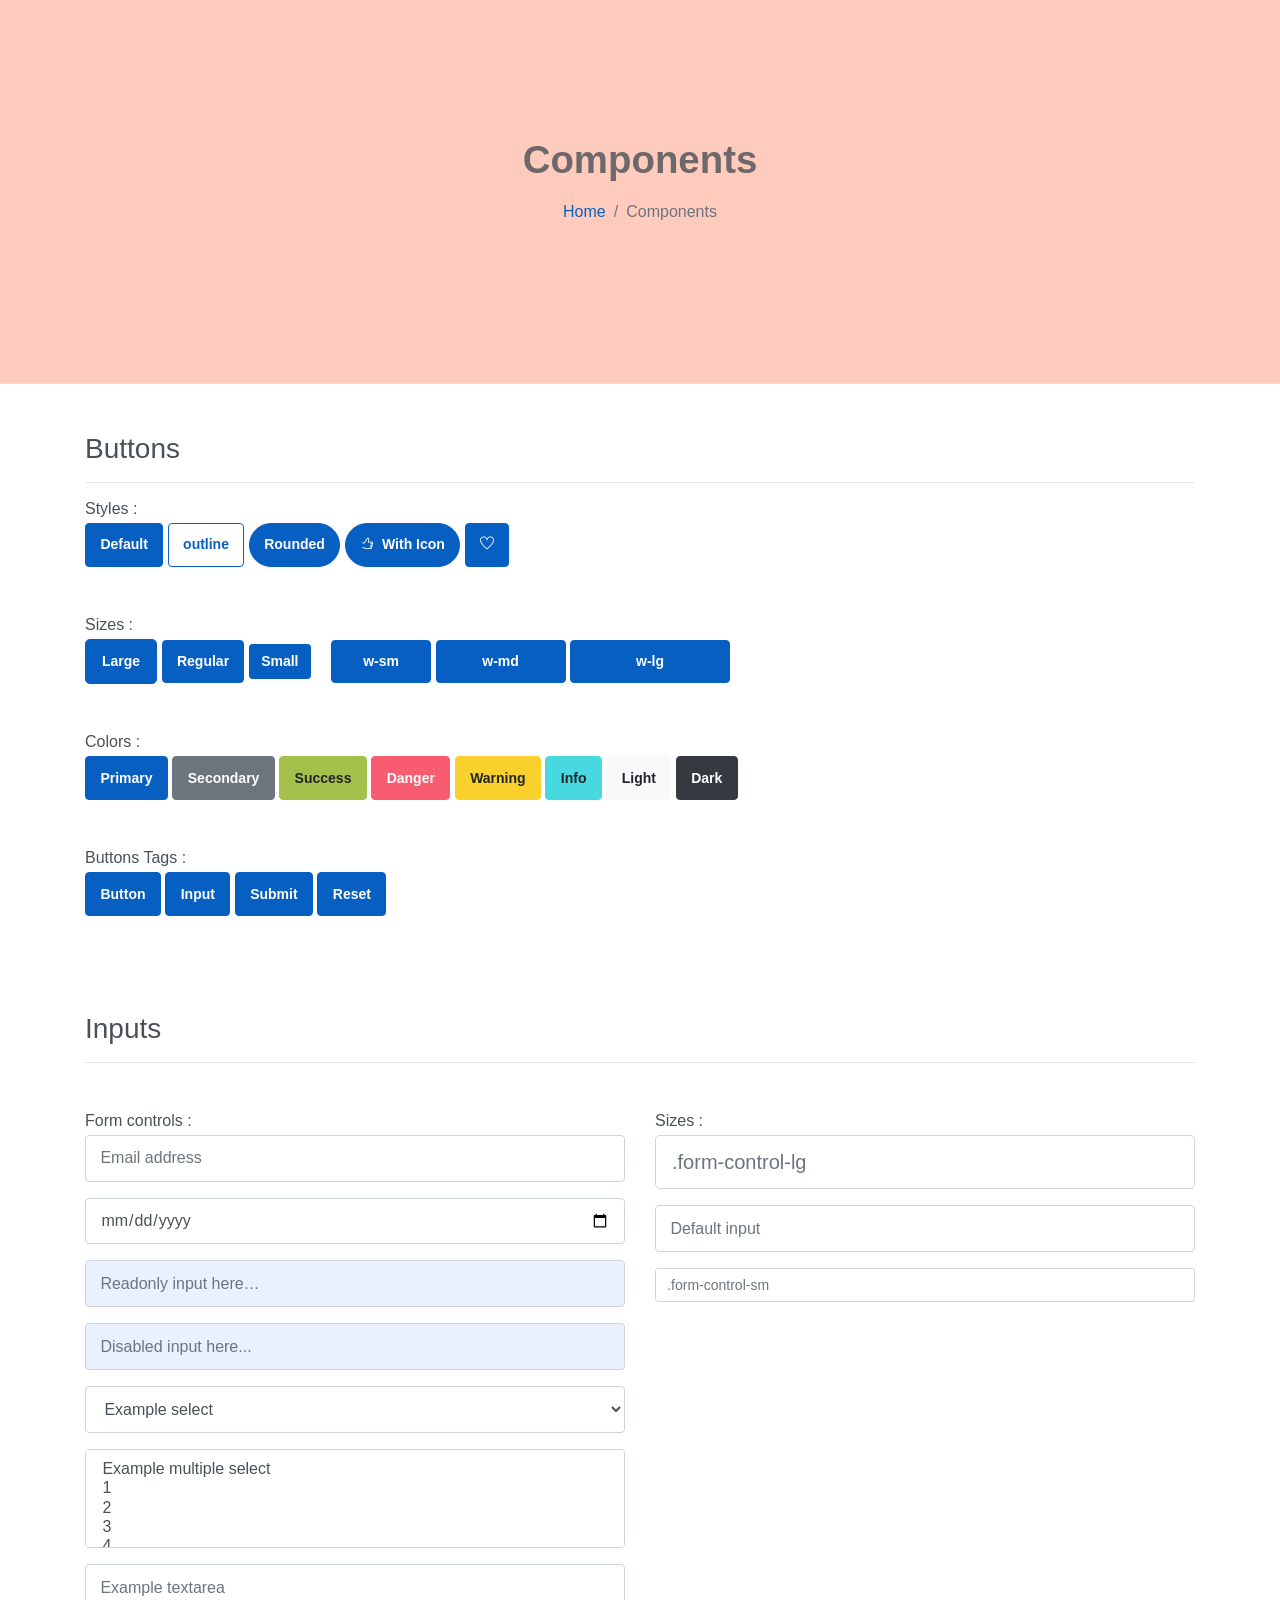
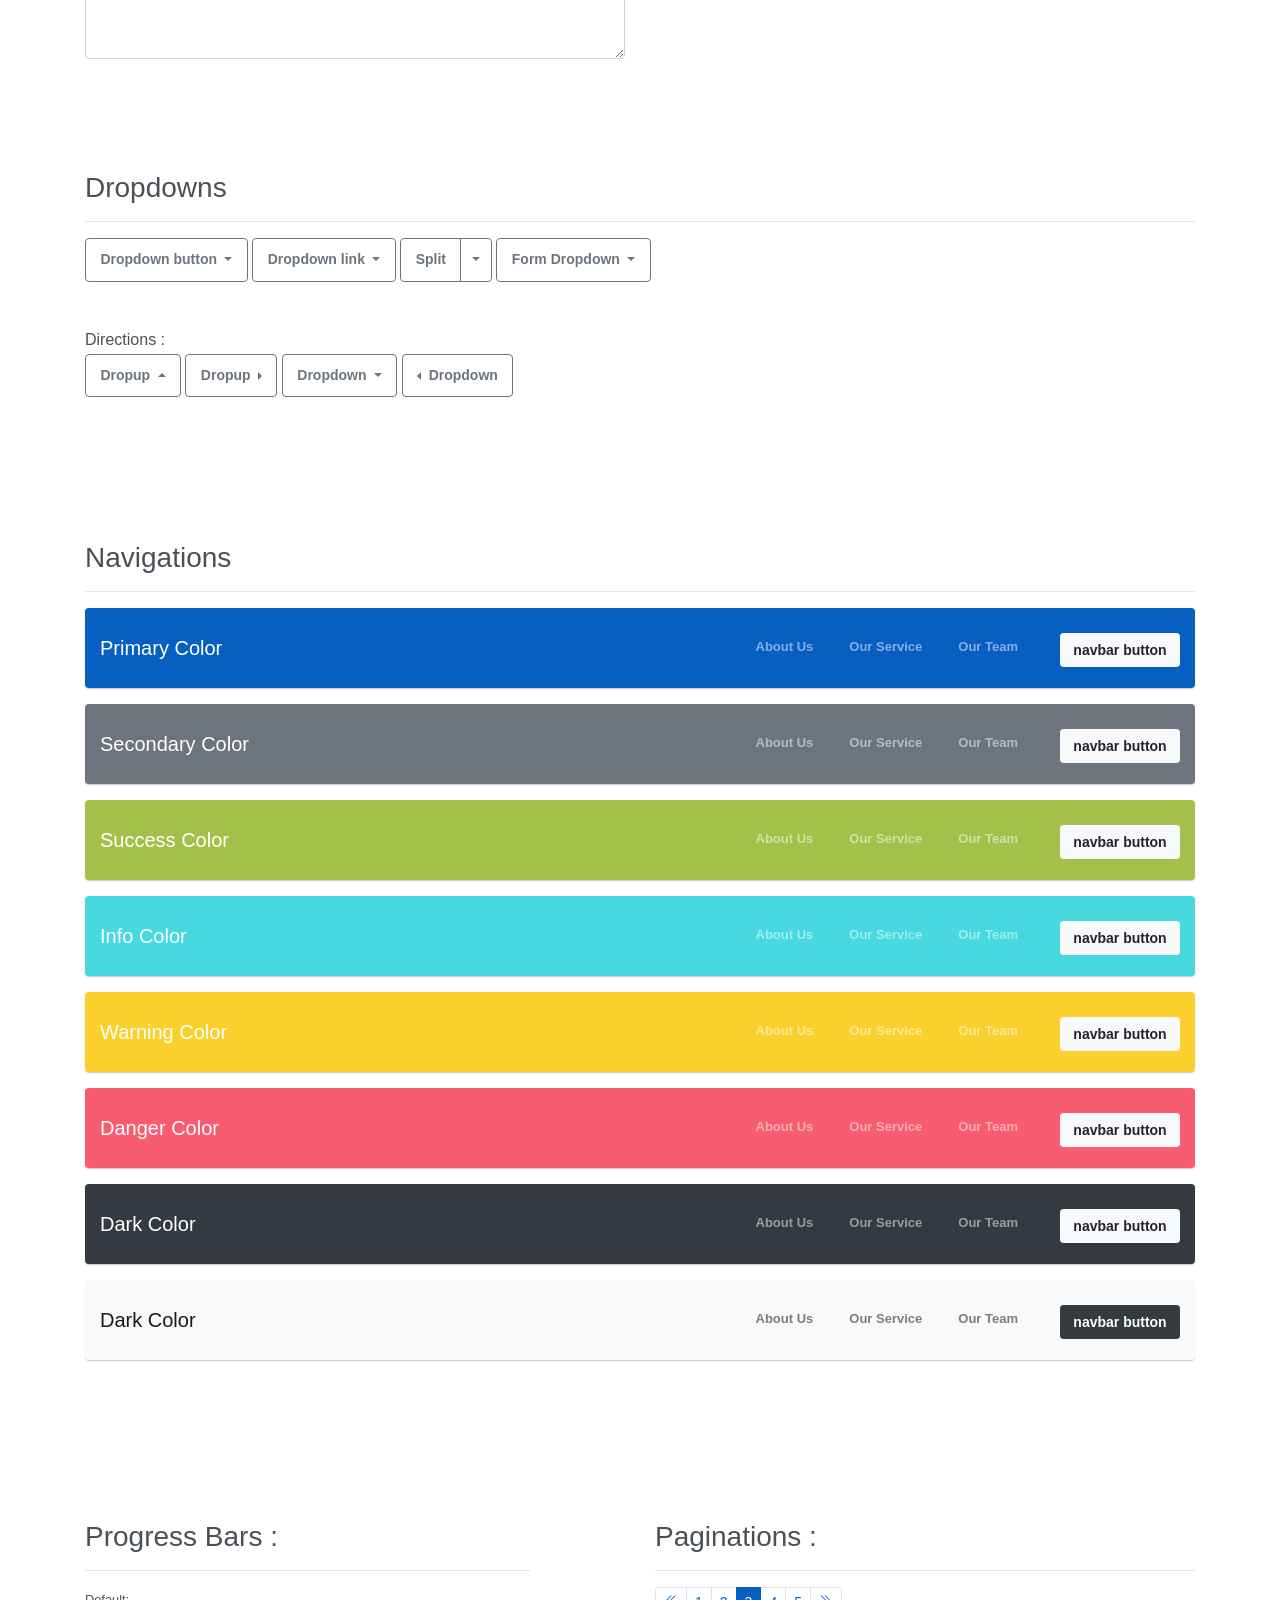
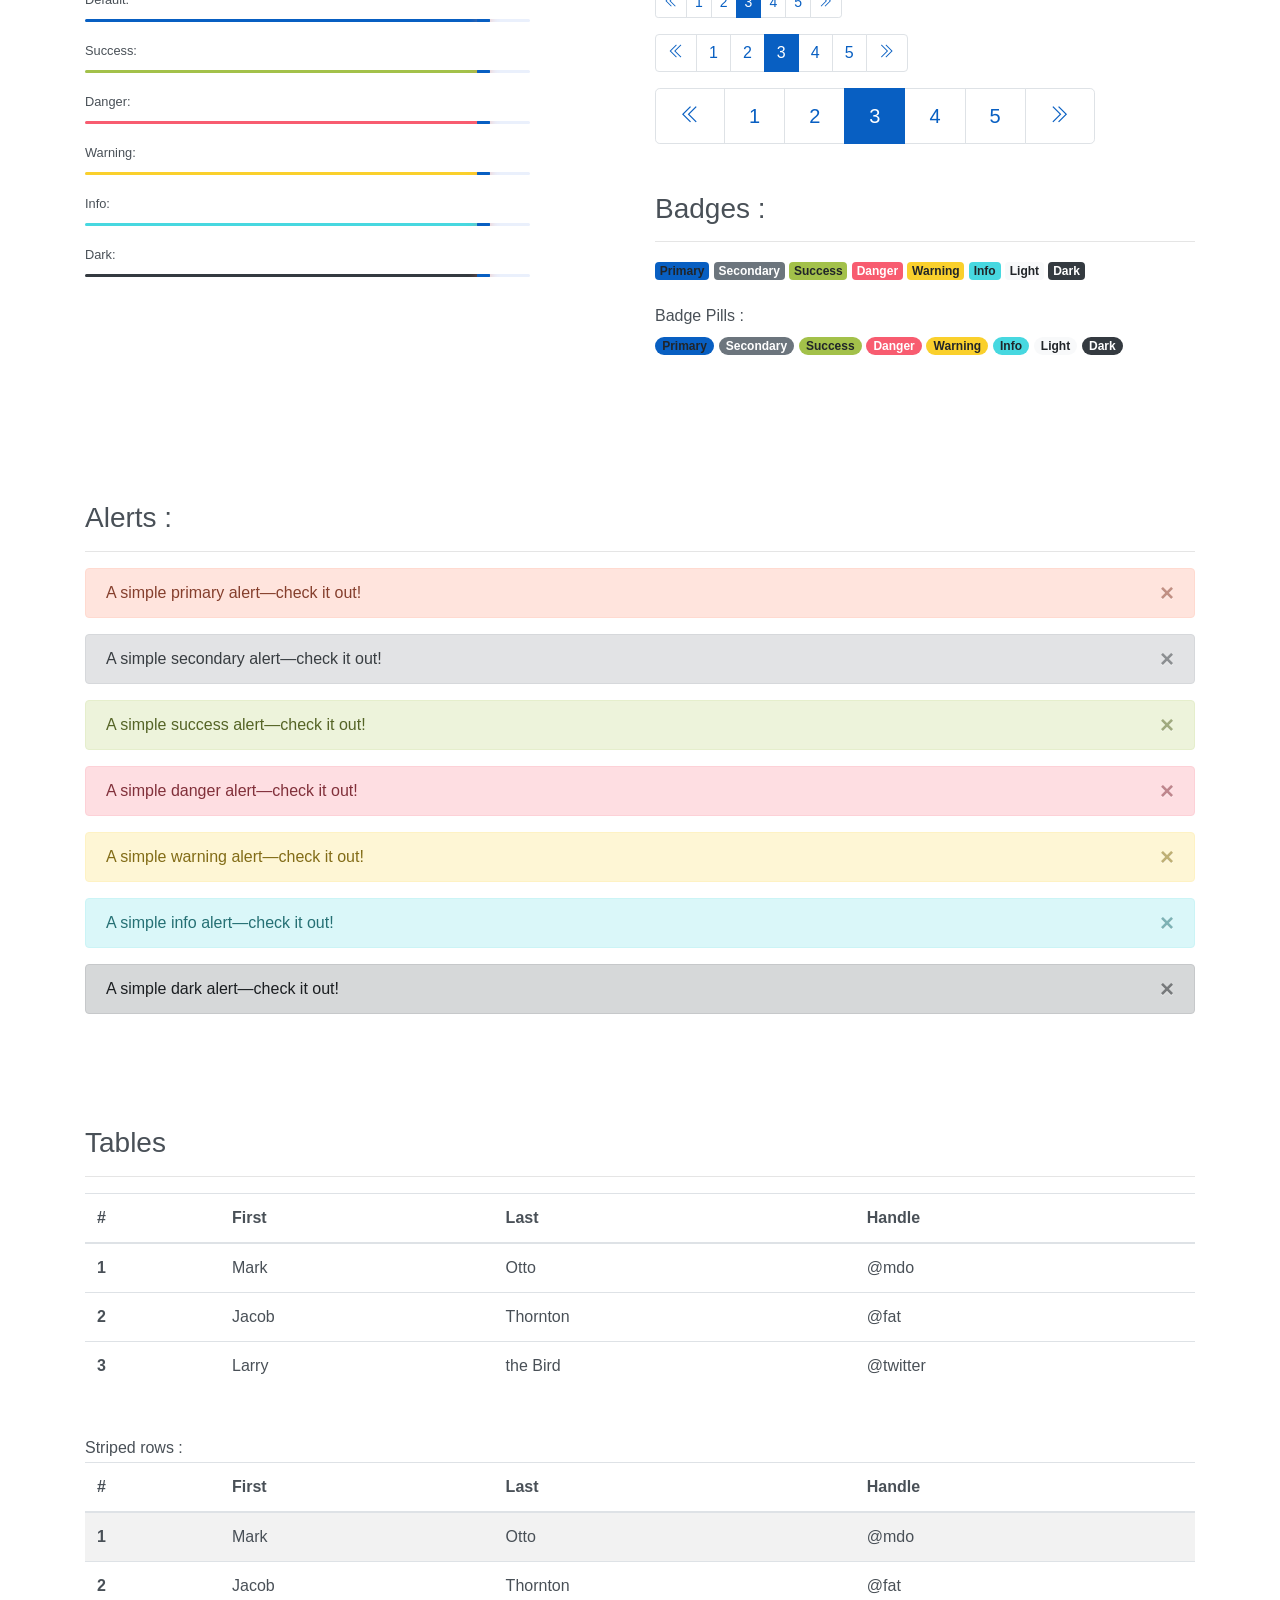
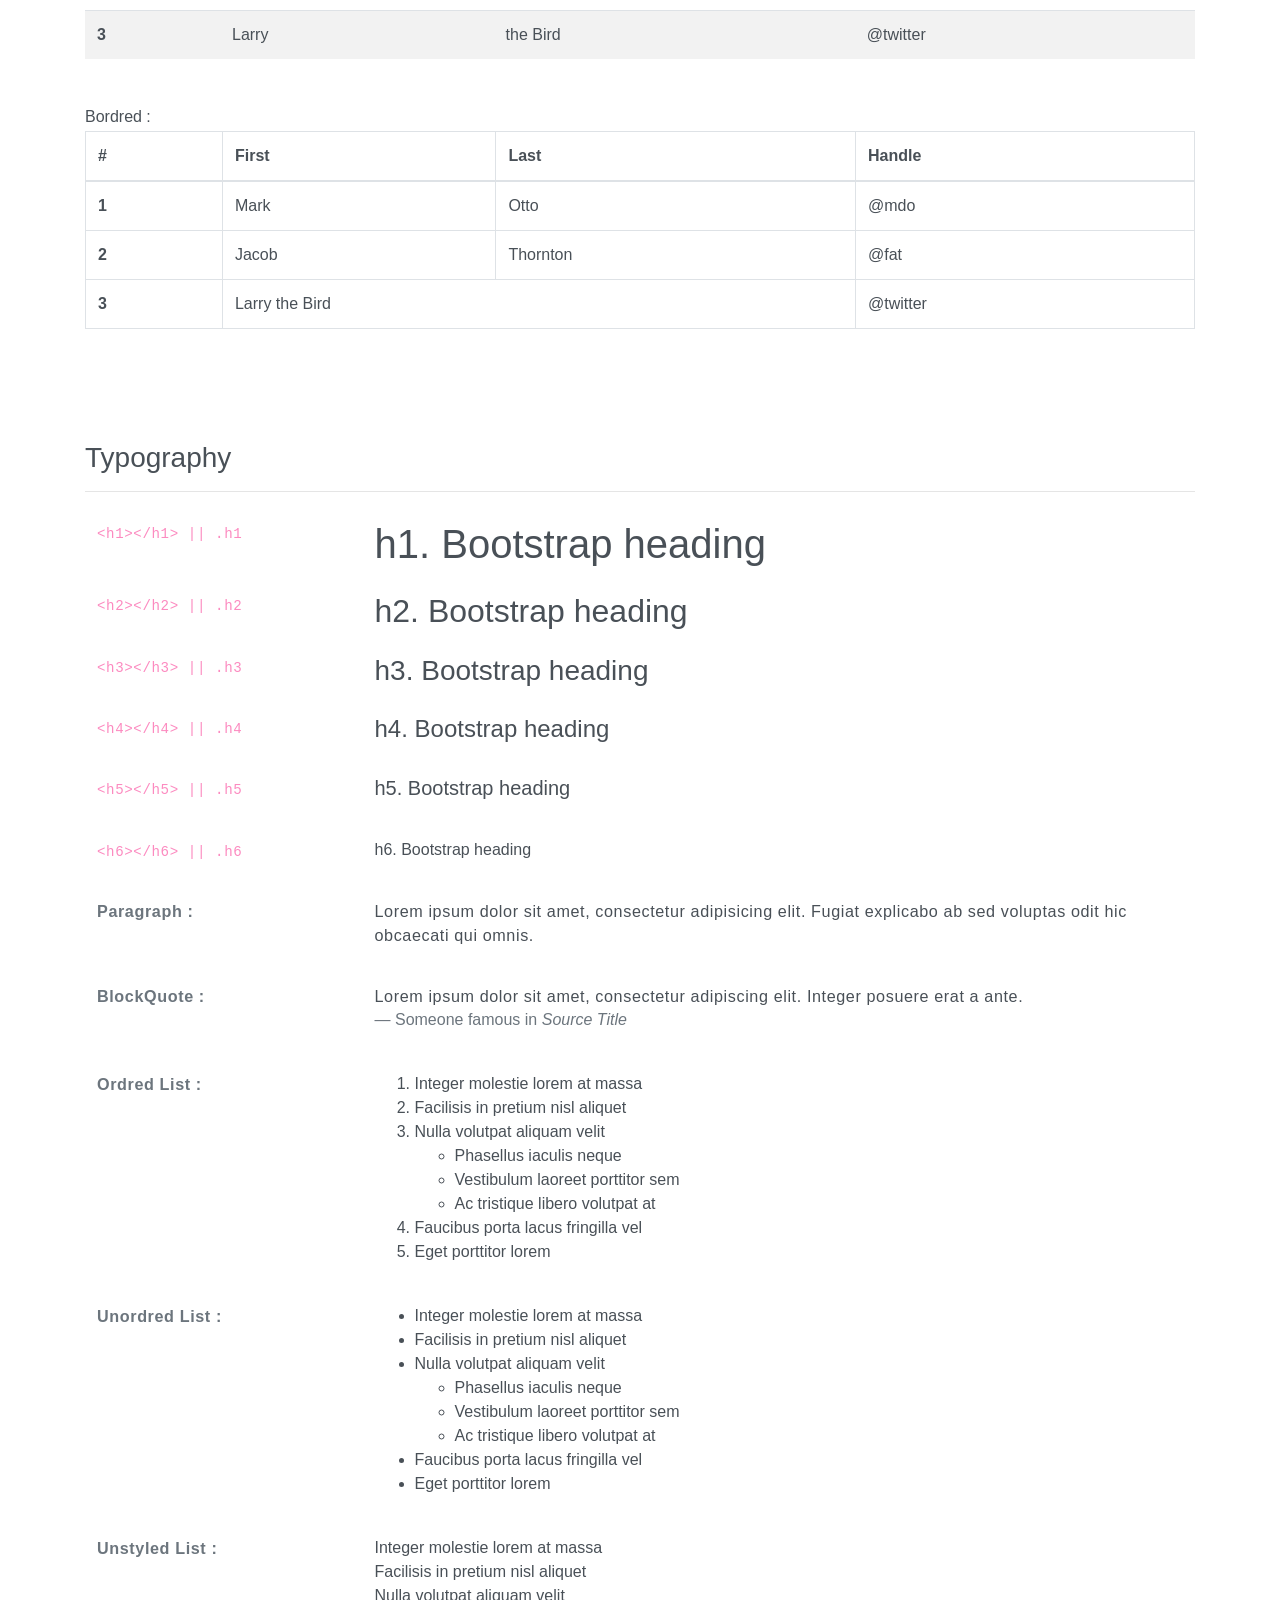
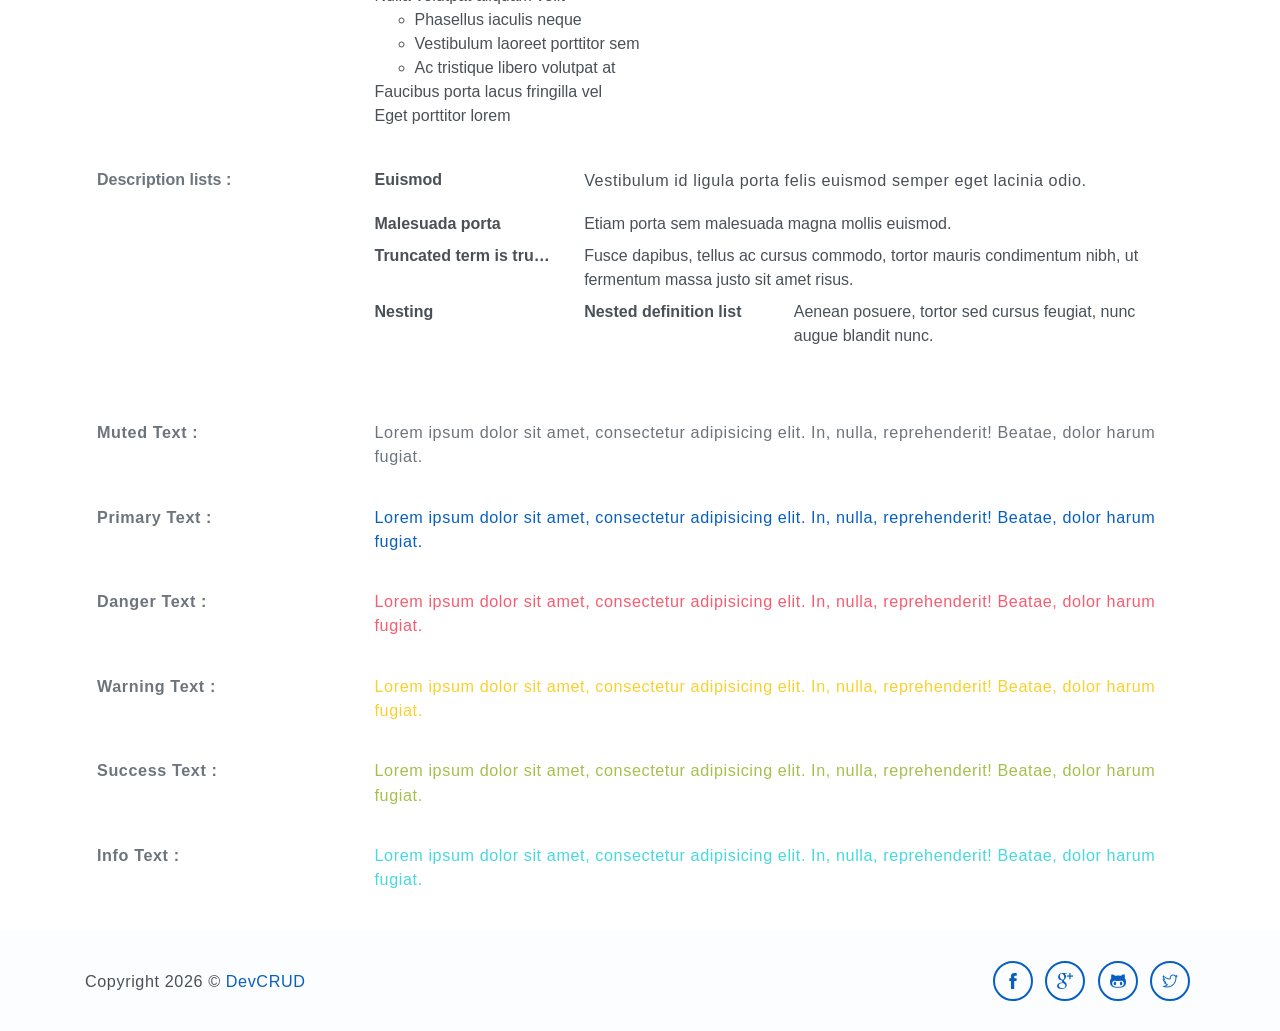
<file: components.html>
<!DOCTYPE html>
<!--
  Desenvolvido por MTHBARROS · mthbarros.com.br
  Agência Fellow Ship · agenciafellowship.com.br
-->
<html lang="en">
<head>
   <meta charset="utf-8">
   <meta name="viewport" content="width=device-width, initial-scale=1, shrink-to-fit=no">
   <meta name="description" content="Start your development with Steller landing page.">
   <meta name="author" content="Devcrud">
   <link rel="author" href="humans.txt">
   <title>Steller | Components</title>
   <!-- font icons -->
   <link rel="stylesheet" href="assets/vendors/themify-icons/css/themify-icons.css">
   <!-- Bootstrap + Steller  -->
   <link rel="stylesheet" href="assets/css/steller.css">
</head>
<body>

   <!-- Page Header -->
   <header class="header header-mini"> 
      <div class="header-title">Components</div> 
      <nav aria-label="breadcrumb">
         <ol class="breadcrumb">
            <li class="breadcrumb-item"><a href="/">Home</a></li>
            <li class="breadcrumb-item active" aria-current="page">Components</li>
         </ol>
      </nav>
   </header> <!-- End Of Page Header -->

   <!-- main content -->
   <div class="container">

      <!-- Buttons -->
      <h3 class="mt-5">Buttons</h3>
      <hr>
      <h6 class="section-secondary-title">Styles :</h6>
      <button class="btn btn-primary">Default</button>
      <button class="btn btn-outline-primary">outline</button>
      <button class="btn btn-primary rounded">Rounded</button>
      <button class="btn btn-primary rounded"><i class="ti-thumb-up pr-1"></i> With Icon</button>
      <button class="btn btn-primary circle"><i class="ti-heart"></i></button>

      <h6 class="section-secondary-title mt-5">Sizes :</h6>
      <button class="btn btn-primary btn-lg">Large</button>
      <button class="btn btn-primary ">Regular</button>
      <button class="btn btn-primary btn-sm">Small</button>
      <button class="btn btn-primary w-sm ml-3">w-sm</button>
      <button class="btn btn-primary w-md">w-md</button>
      <button class="btn btn-primary w-lg">w-lg</button>

      <h6 class="section-secondary-title mt-5">Colors :</h6>          
      <button type="button" class="btn btn-primary">Primary</button>
      <button type="button" class="btn btn-secondary">Secondary</button>
      <button type="button" class="btn btn-success">Success</button>
      <button type="button" class="btn btn-danger">Danger</button>
      <button type="button" class="btn btn-warning">Warning</button>
      <button type="button" class="btn btn-info">Info</button>
      <button type="button" class="btn btn-light">Light</button>
      <button type="button" class="btn btn-dark">Dark</button>

      <h6 class="section-secondary-title mt-5">Buttons Tags :</h6>
      <button class="btn btn-primary" type="submit">Button</button>
      <input class="btn btn-primary" type="button" value="Input">
      <input class="btn btn-primary" type="submit" value="Submit">
      <input class="btn btn-primary" type="reset" value="Reset">
      
      <!-- devider -->
      <div class="py-5"></div>

      <!-- Inputs -->
      <h3>Inputs</h3>
      <hr>
      <div class="row mt-5">
         <div class="col-md-6">
            <h6 class="section-secondary-title">Form controls :</h6>        
            <div class="form-group">
               <input type="email" class="form-control" id="exampleFormControlInput1" placeholder="Email address">
            </div>
            <div class="form-group">
               <input type="date" class="form-control" id="exampleFormControlInput1" placeholder="Date">
            </div>
            <div class="form-group">
               <input class="form-control" type="text" placeholder="Readonly input here…" readonly>
            </div>
            <div class="form-group">
               <input class="form-control" id="disabledInput" type="text" placeholder="Disabled input here..." disabled>
            </div>
            <div class="form-group">
               <select class="form-control" id="exampleFormControlSelect1">
                  <option>Example select</option>
                  <option>1</option>
                  <option>2</option>
                  <option>3</option>
                  <option>4</option>
                  <option>5</option>
               </select>
            </div>
            <div class="form-group">
               <select multiple class="form-control" id="exampleFormControlSelect2">
                  <option>Example multiple select</option>
                  <option>1</option>
                  <option>2</option>
                  <option>3</option>
                  <option>4</option>
                  <option>5</option>
               </select>
            </div>
            <div class="form-group">
               <textarea class="form-control" id="exampleFormControlTextarea1" rows="3" placeholder="Example textarea"></textarea>
            </div>
         </div>
         <div class="col-md-6">
            <h6 class="section-secondary-title">Sizes :</h6>    
            <div class="form-group">
               <input class="form-control form-control-lg" type="text" placeholder=".form-control-lg">             
            </div>
            <div class="form-group">
               <input class="form-control" type="text" placeholder="Default input">
            </div>
            <div class="form-group">
               <input class="form-control form-control-sm" type="text" placeholder=".form-control-sm"> 
            </div>
         </div>
      </div> <!-- end of inputs -->   

      <!-- devider -->
      <div class="py-5"></div>             

      <!-- Dropdowns -->
      <h3 class="components-section-title font-weight-normal">Dropdowns</h3>
      <hr>
      <div class="dropdown d-inline-block">
         <button class="btn btn-outline-secondary dropdown-toggle" type="button" id="dropdownMenuButton" data-toggle="dropdown" aria-haspopup="true" aria-expanded="false">
         Dropdown button
         </button>
         <div class="dropdown-menu" aria-labelledby="dropdownMenuButton">
         <a class="dropdown-item" href="#">Action</a>
         <a class="dropdown-item" href="#">Another action</a>
         <a class="dropdown-item" href="#">Something else here</a>
         </div>
      </div>
      <div class="dropdown d-inline-block">
         <a class="btn btn-outline-secondary dropdown-toggle" href="#" role="button" id="dropdownMenuLink" data-toggle="dropdown" aria-haspopup="true" aria-expanded="false">
            Dropdown link
         </a>
         <div class="dropdown-menu" aria-labelledby="dropdownMenuLink">
            <a class="dropdown-item" href="#">Action</a>
            <a class="dropdown-item" href="#">Another action</a>
            <a class="dropdown-item" href="#">Something else here</a>
         </div>
      </div>
      <div class="btn-group">
         <button type="button" class="btn btn-outline-secondary">Split</button>
         <button type="button" class="btn btn-outline-secondary dropdown-toggle dropdown-toggle-split" data-toggle="dropdown" aria-haspopup="true" aria-expanded="false">
         <span class="sr-only">Toggle Dropdown</span>
         </button>
         <div class="dropdown-menu">
            <a class="dropdown-item" href="#">Action</a>
            <a class="dropdown-item" href="#">Another action</a>
            <a class="dropdown-item" href="#">Something else here</a>
            <div class="dropdown-divider"></div>
            <a class="dropdown-item" href="#">Separated link</a>
         </div>
      </div>
      <div class="btn-group">
         <button class="btn btn-outline-secondary dropdown-toggle" type="button" id="dropdownMenuButton" data-toggle="dropdown" aria-haspopup="true" aria-expanded="false">
            Form Dropdown
         </button>
         <div class="dropdown-menu form">
            <form class="px-4 py-3">
               <div class="form-group">
                  <input type="email" class="form-control" id="exampleDropdownFormEmail1" placeholder="email@example.com">
               </div>
               <div class="form-group">
                  <input type="password" class="form-control" id="exampleDropdownFormPassword1" placeholder="Password">
               </div>
               <div class="form-check mb-3">
                  <input type="checkbox" class="form-check-input" id="dropdownCheck">
                  <label class="form-check-label" for="dropdownCheck">
                     Remember me
                  </label>
               </div>
               <button type="submit" class="btn btn-primary btn-block">Sign in</button>
            </form>
            <div class="dropdown-divider"></div>
            <a class="dropdown-item" href="#"><small>New around here? Sign up</small></a>
            <a class="dropdown-item" href="#"><small>Forgot password?</small></a>
         </div>
      </div>       
      <h6 class="section-secondary-title mt-5">Directions :</h6>  
      <div class="btn-group dropup">
         <button type="button" class="btn btn-outline-secondary dropdown-toggle" data-toggle="dropdown" aria-haspopup="true" aria-expanded="false">
            Dropup
         </button>
         <div class="dropdown-menu">
            <a class="dropdown-item" href="#">Action</a>
            <a class="dropdown-item" href="#">Another action</a>
            <a class="dropdown-item" href="#">Something else here</a>
            <div class="dropdown-divider"></div>
            <a class="dropdown-item" href="#">Separated link</a>
         </div>
      </div>
      <div class="btn-group dropright">
         <button type="button" class="btn btn-outline-secondary dropdown-toggle" data-toggle="dropdown" aria-haspopup="true" aria-expanded="false">
            Dropup
         </button>
         <div class="dropdown-menu">
            <a class="dropdown-item" href="#">Action</a>
            <a class="dropdown-item" href="#">Another action</a>
            <a class="dropdown-item" href="#">Something else here</a>
            <div class="dropdown-divider"></div>
            <a class="dropdown-item" href="#">Separated link</a>
         </div>
      </div>
      <div class="btn-group">
         <button type="button" class="btn btn-outline-secondary dropdown-toggle" data-toggle="dropdown" aria-haspopup="true" aria-expanded="false">
            Dropdown
         </button>
         <div class="dropdown-menu">
            <a class="dropdown-item" href="#">Action</a>
            <a class="dropdown-item" href="#">Another action</a>
            <a class="dropdown-item" href="#">Something else here</a>
            <div class="dropdown-divider"></div>
            <a class="dropdown-item" href="#">Separated link</a>
         </div>
      </div>
      <div class="btn-group dropleft">
         <button type="button" class="btn btn-outline-secondary dropdown-toggle" data-toggle="dropdown" aria-haspopup="true" aria-expanded="false">
            Dropdown
         </button>
         <div class="dropdown-menu">
            <a class="dropdown-item" href="#">Action</a>
            <a class="dropdown-item" href="#">Another action</a>
            <a class="dropdown-item" href="#">Something else here</a>
            <div class="dropdown-divider"></div>
            <a class="dropdown-item" href="#">Separated link</a>
         </div>
      </div> <!-- end of Dropdowns -->  

      <!-- devider -->
      <div class="py-5"></div>   

      <!-- navbars -->
      <h3 class="components-section-title font-weight-normal mt-5">Navigations</h3>
      <hr>
      <nav class="navbar navbar-expand-sm navbar-dark bg-primary rounded shadow mb-3">
         <div class="container">
            <a class="navbar-brand" href="#">Primary Color</a>
            <button class="navbar-toggler ml-auto" type="button" data-toggle="collapse" data-target="#navbarSupportedContent" aria-controls="navbarSupportedContent" aria-expanded="false" aria-label="Toggle navigation">
            <span class="navbar-toggler-icon"></span>
            </button>
            <div class="collapse navbar-collapse" id="navbarSupportedContent">
               <ul class="navbar-nav ml-auto"> 
                  <li class="nav-item">
                     <a class="nav-link" href="#about">About Us</a>
                  </li>
                  <li class="nav-item">
                     <a class="nav-link" href="#service">Our Service</a>
                  </li>
                  <li class="nav-item">
                     <a class="nav-link" href="#team">Our Team</a>
                  </li>
                  <li class="nav-item">
                     <a href="#book-table" class="ml-4 mt-1 btn btn-light btn-sm">navbar button</a>
                  </li>
               </ul>                       
            </div>
         </div>
      </nav>
      <nav class="navbar navbar-expand-sm navbar-dark bg-secondary rounded shadow mb-3">
         <div class="container">
            <a class="navbar-brand" href="#">Secondary Color</a>
            <button class="navbar-toggler ml-auto" type="button" data-toggle="collapse" data-target="#navbarSupportedContent" aria-controls="navbarSupportedContent" aria-expanded="false" aria-label="Toggle navigation">
            <span class="navbar-toggler-icon"></span>
            </button>
            <div class="collapse navbar-collapse" id="navbarSupportedContent">
               <ul class="navbar-nav ml-auto"> 
                  <li class="nav-item">
                     <a class="nav-link" href="#about">About Us</a>
                  </li>
                  <li class="nav-item">
                     <a class="nav-link" href="#service">Our Service</a>
                  </li>
                  <li class="nav-item">
                     <a class="nav-link" href="#team">Our Team</a>
                  </li>
                  <li class="nav-item">
                     <a href="#book-table" class="ml-4 mt-1 btn btn-light btn-sm">navbar button</a>
                  </li>
               </ul>                       
            </div>
         </div>
      </nav>
      <nav class="navbar navbar-expand-sm navbar-dark bg-success rounded shadow mb-3">
         <div class="container">
            <a class="navbar-brand" href="#">Success Color</a>
            <button class="navbar-toggler ml-auto" type="button" data-toggle="collapse" data-target="#navbarSupportedContent" aria-controls="navbarSupportedContent" aria-expanded="false" aria-label="Toggle navigation">
            <span class="navbar-toggler-icon"></span>
            </button>
            <div class="collapse navbar-collapse" id="navbarSupportedContent">
               <ul class="navbar-nav ml-auto"> 
                  <li class="nav-item">
                     <a class="nav-link" href="#about">About Us</a>
                  </li>
                  <li class="nav-item">
                     <a class="nav-link" href="#service">Our Service</a>
                  </li>
                  <li class="nav-item">
                     <a class="nav-link" href="#team">Our Team</a>
                  </li>
                  <li class="nav-item">
                     <a href="#book-table" class="ml-4 mt-1 btn btn-light btn-sm">navbar button</a>
                  </li>
               </ul>                       
            </div>
         </div>
      </nav>
      <nav class="navbar navbar-expand-sm navbar-dark bg-info rounded shadow mb-3">
         <div class="container">
            <a class="navbar-brand" href="#">Info Color</a>
            <button class="navbar-toggler ml-auto" type="button" data-toggle="collapse" data-target="#navbarSupportedContent" aria-controls="navbarSupportedContent" aria-expanded="false" aria-label="Toggle navigation">
            <span class="navbar-toggler-icon"></span>
            </button>
            <div class="collapse navbar-collapse" id="navbarSupportedContent">
               <ul class="navbar-nav ml-auto"> 
                  <li class="nav-item">
                     <a class="nav-link" href="#about">About Us</a>
                  </li>
                  <li class="nav-item">
                     <a class="nav-link" href="#service">Our Service</a>
                  </li>
                  <li class="nav-item">
                     <a class="nav-link" href="#team">Our Team</a>
                  </li>
                  <li class="nav-item">
                     <a href="#book-table" class="ml-4 mt-1 btn btn-light btn-sm">navbar button</a>
                  </li>
               </ul>                       
            </div>
         </div>
      </nav>
      <nav class="navbar navbar-expand-sm navbar-dark bg-warning rounded shadow mb-3">
         <div class="container">
            <a class="navbar-brand" href="#">Warning Color</a>
            <button class="navbar-toggler ml-auto" type="button" data-toggle="collapse" data-target="#navbarSupportedContent" aria-controls="navbarSupportedContent" aria-expanded="false" aria-label="Toggle navigation">
            <span class="navbar-toggler-icon"></span>
            </button>
            <div class="collapse navbar-collapse" id="navbarSupportedContent">
               <ul class="navbar-nav ml-auto"> 
                  <li class="nav-item">
                     <a class="nav-link" href="#about">About Us</a>
                  </li>
                  <li class="nav-item">
                     <a class="nav-link" href="#service">Our Service</a>
                  </li>
                  <li class="nav-item">
                     <a class="nav-link" href="#team">Our Team</a>
                  </li>
                  <li class="nav-item">
                     <a href="#book-table" class="ml-4 mt-1 btn btn-light btn-sm">navbar button</a>
                  </li>
               </ul>                       
            </div>
         </div>
      </nav>
      <nav class="navbar navbar-expand-sm navbar-dark bg-danger rounded shadow mb-3">
         <div class="container">
            <a class="navbar-brand" href="#">Danger Color</a>
            <button class="navbar-toggler ml-auto" type="button" data-toggle="collapse" data-target="#navbarSupportedContent" aria-controls="navbarSupportedContent" aria-expanded="false" aria-label="Toggle navigation">
            <span class="navbar-toggler-icon"></span>
            </button>
            <div class="collapse navbar-collapse" id="navbarSupportedContent">
               <ul class="navbar-nav ml-auto"> 
                  <li class="nav-item">
                     <a class="nav-link" href="#about">About Us</a>
                  </li>
                  <li class="nav-item">
                     <a class="nav-link" href="#service">Our Service</a>
                  </li>
                  <li class="nav-item">
                     <a class="nav-link" href="#team">Our Team</a>
                  </li>
                  <li class="nav-item">
                     <a href="#book-table" class="ml-4 mt-1 btn btn-light btn-sm">navbar button</a>
                  </li>
               </ul>                       
            </div>
         </div>
      </nav>
      <nav class="navbar navbar-expand-sm navbar-dark bg-dark rounded shadow mb-3">
         <div class="container">
            <a class="navbar-brand" href="#">Dark Color</a>
            <button class="navbar-toggler ml-auto" type="button" data-toggle="collapse" data-target="#navbarSupportedContent" aria-controls="navbarSupportedContent" aria-expanded="false" aria-label="Toggle navigation">
            <span class="navbar-toggler-icon"></span>
            </button>
            <div class="collapse navbar-collapse" id="navbarSupportedContent">
               <ul class="navbar-nav ml-auto"> 
                  <li class="nav-item">
                     <a class="nav-link" href="#about">About Us</a>
                  </li>
                  <li class="nav-item">
                     <a class="nav-link" href="#service">Our Service</a>
                  </li>
                  <li class="nav-item">
                     <a class="nav-link" href="#team">Our Team</a>
                  </li>
                  <li class="nav-item">
                     <a href="#book-table" class="ml-4 mt-1 btn btn-light btn-sm">navbar button</a>
                  </li>
               </ul>                       
            </div>
         </div>
      </nav>
      <nav class="navbar navbar-expand-sm navbar-light bg-light rounded shadow mb-3">
         <div class="container">
            <a class="navbar-brand" href="#">Dark Color</a>
            <button class="navbar-toggler ml-auto" type="button" data-toggle="collapse" data-target="#navbarSupportedContent" aria-controls="navbarSupportedContent" aria-expanded="false" aria-label="Toggle navigation">
            <span class="navbar-toggler-icon"></span>
            </button>
            <div class="collapse navbar-collapse" id="navbarSupportedContent">
               <ul class="navbar-nav ml-auto"> 
                  <li class="nav-item">
                     <a class="nav-link" href="#about">About Us</a>
                  </li>
                  <li class="nav-item">
                     <a class="nav-link" href="#service">Our Service</a>
                  </li>
                  <li class="nav-item">
                     <a class="nav-link" href="#team">Our Team</a>
                  </li>
                  <li class="nav-item">
                     <a href="#book-table" class="ml-4 mt-1 btn btn-dark btn-sm">navbar button</a>
                  </li>
               </ul>                       
            </div>
         </div>
      </nav>
      <!-- End of navbars -->

      <!-- devider -->
      <div class="py-5"></div>   
      
      <!-- progress bars -->
      <div class="row justify-content-between">
         <div class="col-md-5">
            <h3 class="components-section-title font-weight-normal mt-5">Progress Bars :</h3>
            <hr>
            <small>Default: </small>
            <div class="progress mt-2 mb-3">
               <div class="progress-bar" role="progressbar" style="width: 90%" aria-valuenow="25" aria-valuemin="0" aria-valuemax="100"><span>90%</span></div>
            </div>
            <small>Success:</small>
            <div class="progress mt-2 mb-3">
               <div class="progress-bar bg-success" role="progressbar" style="width: 90%" aria-valuenow="25" aria-valuemin="0" aria-valuemax="100"><span>90%</span></div>
            </div>
            <small>Danger:</small>
            <div class="progress mt-2 mb-3">
               <div class="progress-bar bg-danger" role="progressbar" style="width: 90%" aria-valuenow="25" aria-valuemin="0" aria-valuemax="100"><span>90%</span></div>
            </div>
            <small>Warning:</small>
            <div class="progress mt-2 mb-3">
               <div class="progress-bar bg-warning" role="progressbar" style="width: 90%" aria-valuenow="25" aria-valuemin="0" aria-valuemax="100"><span>90%</span></div>
            </div>
            <small>Info:</small>
            <div class="progress mt-2 mb-3">
               <div class="progress-bar bg-info" role="progressbar" style="width: 90%" aria-valuenow="25" aria-valuemin="0" aria-valuemax="100"><span>90%</span></div>
            </div>
            <small>Dark:</small>
            <div class="progress mt-2 mb-3">
               <div class="progress-bar bg-dark" role="progressbar" style="width: 90%" aria-valuenow="25" aria-valuemin="0" aria-valuemax="100"><span>90%</span></div>
            </div>
         </div>
         <div class="col-md-6">
            <h3 class="components-section-title font-weight-normal mt-5">Paginations :</h3>
            <hr>
            <nav aria-label="Page navigation example">
               <ul class="pagination pagination-sm">
                  <li class="page-item"><a class="page-link" href="#"><i class="ti-angle-double-left"></i></a></li>
                  <li class="page-item"><a class="page-link" href="#">1</a></li>
                  <li class="page-item"><a class="page-link" href="#">2</a></li>
                  <li class="page-item active"><a class="page-link" href="#">3</a></li>
                  <li class="page-item"><a class="page-link" href="#">4</a></li>
                  <li class="page-item"><a class="page-link" href="#">5</a></li>
                  <li class="page-item"><a class="page-link" href="#"><i class="ti-angle-double-right"></i></a></li>
               </ul>
            </nav>
            <nav aria-label="Page navigation example">
               <ul class="pagination">
               <li class="page-item"><a class="page-link" href="#"><i class="ti-angle-double-left"></i></a></li>
                  <li class="page-item"><a class="page-link" href="#">1</a></li>
                  <li class="page-item"><a class="page-link" href="#">2</a></li>
                  <li class="page-item active"><a class="page-link" href="#">3</a></li>
                  <li class="page-item"><a class="page-link" href="#">4</a></li>
                  <li class="page-item"><a class="page-link" href="#">5</a></li>
                  <li class="page-item"><a class="page-link" href="#"><i class="ti-angle-double-right"></i></a></li>
               </ul>
            </nav>
            <nav aria-label="Page navigation example">
               <ul class="pagination pagination-lg">
                  <li class="page-item"><a class="page-link" href="#"><i class="ti-angle-double-left"></i></a></li>
                  <li class="page-item"><a class="page-link" href="#">1</a></li>
                  <li class="page-item"><a class="page-link" href="#">2</a></li>
                  <li class="page-item active"><a class="page-link" href="#">3</a></li>
                  <li class="page-item"><a class="page-link" href="#">4</a></li>
                  <li class="page-item"><a class="page-link" href="#">5</a></li>
                  <li class="page-item"><a class="page-link" href="#"><i class="ti-angle-double-right"></i></a></li>
               </ul>
            </nav>

            <!-- Badges -->
            <h3 class="components-section-title font-weight-normal mt-5">Badges :</h3>
            <hr>
            <span class="badge badge-primary">Primary</span>
            <span class="badge badge-secondary">Secondary</span>
            <span class="badge badge-success">Success</span>
            <span class="badge badge-danger">Danger</span>
            <span class="badge badge-warning">Warning</span>
            <span class="badge badge-info">Info</span>
            <span class="badge badge-light">Light</span>
            <span class="badge badge-dark">Dark</span>
            <h6 class="section-secondary-title mt-4 mb-2">Badge Pills :</h6>
            <span class="badge badge-pill badge-primary">Primary</span>
            <span class="badge badge-pill badge-secondary">Secondary</span>
            <span class="badge badge-pill badge-success">Success</span>
            <span class="badge badge-pill badge-danger">Danger</span>
            <span class="badge badge-pill badge-warning">Warning</span>
            <span class="badge badge-pill badge-info">Info</span>
            <span class="badge badge-pill badge-light">Light</span>
            <span class="badge badge-pill badge-dark">Dark</span>
         </div>
      </div> <!-- End of Progress bars -->

      <!-- devider -->
      <div class="py-5"></div>  

      <!-- Alerts -->
      <h3 class="components-section-title font-weight-normal mt-5">Alerts :</h3>
      <hr>
      <div class="alert alert-primary alert-dismissible fade show" role="alert">
         A simple primary alert—check it out!
         <button type="button" class="close" data-dismiss="alert" aria-label="Close">
            <span aria-hidden="true">&times;</span>
         </button>
      </div>
      <div class="alert alert-secondary alert-dismissible fade show" role="alert">
         A simple secondary alert—check it out!
         <button type="button" class="close" data-dismiss="alert" aria-label="Close">
            <span aria-hidden="true">&times;</span>
         </button>
      </div>
      <div class="alert alert-success alert-dismissible fade show" role="alert">
         A simple success alert—check it out!
         <button type="button" class="close" data-dismiss="alert" aria-label="Close">
            <span aria-hidden="true">&times;</span>
         </button>
      </div>
      <div class="alert alert-danger alert-dismissible fade show" role="alert">
         A simple danger alert—check it out!
         <button type="button" class="close" data-dismiss="alert" aria-label="Close">
            <span aria-hidden="true">&times;</span>
         </button>
      </div>
      <div class="alert alert-warning alert-dismissible fade show" role="alert">
         A simple warning alert—check it out!
         <button type="button" class="close" data-dismiss="alert" aria-label="Close">
            <span aria-hidden="true">&times;</span>
         </button>
      </div>
      <div class="alert alert-info alert-dismissible fade show" role="alert">
         A simple info alert—check it out!
         <button type="button" class="close" data-dismiss="alert" aria-label="Close">
            <span aria-hidden="true">&times;</span>
         </button>
      </div>
      <div class="alert alert-dark alert-dismissible fade show" role="alert">
         A simple dark alert—check it out!
         <button type="button" class="close" data-dismiss="alert" aria-label="Close">
            <span aria-hidden="true">&times;</span>
         </button>
      </div>
      <!-- end of alerts -->

      <!-- devider -->
      <div class="py-5"></div> 
   
      <!-- tables -->
      <h3 class="components-section-title">Tables</h3>
      <hr>
      <table class="table">
         <thead>
            <tr>
               <th scope="col">#</th>
               <th scope="col">First</th>
               <th scope="col">Last</th>
               <th scope="col">Handle</th>
            </tr>
         </thead>
         <tbody>
            <tr>
               <th scope="row">1</th>
               <td>Mark</td>
               <td>Otto</td>
               <td>@mdo</td>
            </tr>
            <tr>
               <th scope="row">2</th>
               <td>Jacob</td>
               <td>Thornton</td>
               <td>@fat</td>
            </tr>
            <tr>
               <th scope="row">3</th>
               <td>Larry</td>
               <td>the Bird</td>
               <td>@twitter</td>
            </tr>
         </tbody>
      </table>

      <h6 class="section-secondary-title mt-5">Striped rows :</h6>
      <table class="table table-striped">
         <thead>
            <tr>
               <th scope="col">#</th>
               <th scope="col">First</th>
               <th scope="col">Last</th>
               <th scope="col">Handle</th>
            </tr>
         </thead>
         <tbody>
            <tr>
               <th scope="row">1</th>
               <td>Mark</td>
               <td>Otto</td>
               <td>@mdo</td>
            </tr>
            <tr>
               <th scope="row">2</th>
               <td>Jacob</td>
               <td>Thornton</td>
               <td>@fat</td>
            </tr>
            <tr>
               <th scope="row">3</th>
               <td>Larry</td>
               <td>the Bird</td>
               <td>@twitter</td>
            </tr>
         </tbody>
      </table>

      <h6 class="section-secondary-title mt-5">Bordred :</h6>
      <table class="table table-bordered">
         <thead>
            <tr>
               <th scope="col">#</th>
               <th scope="col">First</th>
               <th scope="col">Last</th>
               <th scope="col">Handle</th>
            </tr>
         </thead>
         <tbody>
            <tr>
               <th scope="row">1</th>
               <td>Mark</td>
               <td>Otto</td>
               <td>@mdo</td>
            </tr>
            <tr>
               <th scope="row">2</th>
               <td>Jacob</td>
               <td>Thornton</td>
               <td>@fat</td>
            </tr>
            <tr>
               <th scope="row">3</th>
               <td colspan="2">Larry the Bird</td>
               <td>@twitter</td>
            </tr>
         </tbody>
      </table>
      <!-- end of tables -->

      <!-- devider -->
      <div class="py-5"></div> 

      <!-- typography -->
      <h3 class="components-section-title">Typography</h3>
      <hr>
     
      <table class="table table-borderless v-align-center">
         <tbody>
            <tr>
               <td>
                  <p><code class="highlighter-rouge">&lt;h1&gt;&lt;/h1&gt; || .h1</code></p>
               </td>
               <td class="w-75"><span class="h1">h1. Bootstrap heading</span></td>
            </tr>
            <tr>
               <td>
                  <p><code class="highlighter-rouge">&lt;h2&gt;&lt;/h2&gt; || .h2</code></p>
               </td>
               <td><span class="h2">h2. Bootstrap heading</span></td>
            </tr>
            <tr>
               <td>
                  <p><code class="highlighter-rouge">&lt;h3&gt;&lt;/h3&gt; || .h3</code></p>
               </td>
               <td><span class="h3">h3. Bootstrap heading</span></td>
            </tr>
            <tr>
               <td>
                  <p><code class="highlighter-rouge">&lt;h4&gt;&lt;/h4&gt; || .h4</code></p>
               </td>
               <td><span class="h4">h4. Bootstrap heading</span></td>
            </tr>
            <tr>
               <td>
                  <p><code class="highlighter-rouge">&lt;h5&gt;&lt;/h5&gt; || .h5</code></p>
               </td>
               <td><span class="h5">h5. Bootstrap heading</span></td>
            </tr>
            <tr>
               <td>
                  <p><code class="highlighter-rouge">&lt;h6&gt;&lt;/h6&gt; || .h6</code></p>
               </td>
               <td><span class="h6">h6. Bootstrap heading</span></td>
            </tr>
            <tr>
               <td>
                  <p class="font-weight-bold text-muted">Paragraph :</p>
               </td>
               <td><p>Lorem ipsum dolor sit amet, consectetur adipisicing elit. Fugiat explicabo ab sed voluptas odit hic obcaecati qui omnis.</p></td>
            </tr>
            <tr>
               <td>
                  <p class="font-weight-bold text-muted">BlockQuote :</p>
               </td>
               <td>
                  <blockquote class="blockquote">
                     <p class="mb-0">Lorem ipsum dolor sit amet, consectetur adipiscing elit. Integer posuere erat a ante.</p>
                     <footer class="blockquote-footer">Someone famous in <cite title="Source Title">Source Title</cite></footer>
                  </blockquote>
               </td>
            </tr>

            <tr>
               <td><p class="font-weight-bold text-muted">Ordred List :</p></td>
               <td>
                  <ol>
                     <li>Integer molestie lorem at massa</li>
                     <li>Facilisis in pretium nisl aliquet</li>
                     <li>Nulla volutpat aliquam velit
                        <ul>
                           <li>Phasellus iaculis neque</li>
                           <li>Vestibulum laoreet porttitor sem</li>
                           <li>Ac tristique libero volutpat at</li>
                        </ul>
                     </li>
                     <li>Faucibus porta lacus fringilla vel</li>
                     <li>Eget porttitor lorem</li>
                  </ol>
               </td>
            </tr>
            <tr>
               <td><p class="font-weight-bold text-muted">Unordred List :</p></td>
               <td>
                  <ul >
                     <li>Integer molestie lorem at massa</li>
                     <li>Facilisis in pretium nisl aliquet</li>
                     <li>Nulla volutpat aliquam velit
                        <ul>
                           <li>Phasellus iaculis neque</li>
                           <li>Vestibulum laoreet porttitor sem</li>
                           <li>Ac tristique libero volutpat at</li>
                        </ul>
                     </li>
                     <li>Faucibus porta lacus fringilla vel</li>
                     <li>Eget porttitor lorem</li>
                  </ul>
               </td>
            </tr>
            <tr>
               <td><p class="font-weight-bold text-muted">Unstyled List :</p></td>
               <td>
                  <ul class="list-unstyled">
                     <li>Integer molestie lorem at massa</li>
                     <li>Facilisis in pretium nisl aliquet</li>
                     <li>Nulla volutpat aliquam velit
                        <ul>
                           <li>Phasellus iaculis neque</li>
                           <li>Vestibulum laoreet porttitor sem</li>
                           <li>Ac tristique libero volutpat at</li>
                        </ul>
                     </li>
                     <li>Faucibus porta lacus fringilla vel</li>
                     <li>Eget porttitor lorem</li>
                  </ul>
               </td>
            </tr>
            <tr>
               <td class="font-weight-bold text-muted">Description lists : </td>
               <td>
                  <dl class="row">
                     <dt class="col-sm-3">Euismod</dt>
                     <dd class="col-sm-9">
                        <p>Vestibulum id ligula porta felis euismod semper eget lacinia odio.</p>
                     </dd>

                     <dt class="col-sm-3">Malesuada porta</dt>
                     <dd class="col-sm-9">Etiam porta sem malesuada magna mollis euismod.</dd>

                     <dt class="col-sm-3 text-truncate">Truncated term is truncated</dt>
                     <dd class="col-sm-9">Fusce dapibus, tellus ac cursus commodo, tortor mauris condimentum nibh, ut fermentum massa justo sit amet risus.</dd>

                     <dt class="col-sm-3">Nesting</dt>
                     <dd class="col-sm-9">
                        <dl class="row">
                           <dt class="col-sm-4">Nested definition list</dt>
                           <dd class="col-sm-8">Aenean posuere, tortor sed cursus feugiat, nunc augue blandit nunc.</dd>
                        </dl>
                     </dd>
                  </dl>
               </td>
            </tr>
            <tr>
               <td>
                  <p class="font-weight-bold text-muted">Muted Text :</p>
               </td>
               <td>
                  <p class="text-muted">Lorem ipsum dolor sit amet, consectetur adipisicing elit. In, nulla, reprehenderit! Beatae, dolor harum fugiat.</p>
               </td>
            </tr>
            <tr>
               <td>
                  <p class="font-weight-bold text-muted">Primary Text :</p>
               </td>
               <td>
                  <p class="text-primary">Lorem ipsum dolor sit amet, consectetur adipisicing elit. In, nulla, reprehenderit! Beatae, dolor harum fugiat.</p>
               </td>
            </tr>
            <tr>
               <td>
                  <p class="font-weight-bold text-muted">Danger Text :</p>
               </td>
               <td>
                  <p class="text-danger">Lorem ipsum dolor sit amet, consectetur adipisicing elit. In, nulla, reprehenderit! Beatae, dolor harum fugiat.</p>
               </td>
            </tr>
            <tr>
               <td>
                  <p class="font-weight-bold text-muted">Warning Text :</p>
               </td>
               <td>
                  <p class="text-warning">Lorem ipsum dolor sit amet, consectetur adipisicing elit. In, nulla, reprehenderit! Beatae, dolor harum fugiat.</p>
               </td>
            </tr>
            <tr>
               <td>
                  <p class="font-weight-bold text-muted">Success Text :</p>
               </td>
               <td>
                  <p class="text-success">Lorem ipsum dolor sit amet, consectetur adipisicing elit. In, nulla, reprehenderit! Beatae, dolor harum fugiat.</p>
               </td>
            </tr>
            <tr>
               <td>
                  <p class="font-weight-bold text-muted">Info Text :</p>
               </td>
               <td>
                  <p class="text-info">Lorem ipsum dolor sit amet, consectetur adipisicing elit. In, nulla, reprehenderit! Beatae, dolor harum fugiat.</p>
               </td>
            </tr>
         </tbody>
      </table>
   </div>
   <!-- end of typography -->

   <!-- Page Footer -->
    <footer class="page-footer">
        <div class="container">
            <div class="row align-items-center">
                <div class="col-sm-6">
                    <p>Copyright <script>document.write(new Date().getFullYear())</script> &copy; <a href="http://www.devcrud.com" target="_blank">DevCRUD</a></p>
                </div>
                <div class="col-sm-6">
                    <div class="socials">
                        <a class="social-item" href="javascript:void(0)"><i class="ti-facebook"></i></a>
                        <a class="social-item" href="javascript:void(0)"><i class="ti-google"></i></a>
                        <a class="social-item" href="javascript:void(0)"><i class="ti-github"></i></a>
                        <a class="social-item" href="javascript:void(0)"><i class="ti-twitter"></i></a>
                    </div>
                </div>
            </div>
        </div>
    </footer> 
    <!-- End of page footer -->
   
   <!-- core  -->
    <script src="assets/vendors/jquery/jquery-3.4.1.js"></script>
   <script src="assets/vendors/bootstrap/bootstrap.bundle.js"></script>

    <!-- steller js -->
    <script src="assets/js/steller.js"></script>

</body>
</html>
</file>
<file: assets/vendors/themify-icons/css/themify-icons.css>
@font-face {
	font-family: 'themify';
	src:url("../fonts/themify.eot?-fvbane");
	src:url("../fonts/themify.eot?#iefix-fvbane") format("embedded-opentype"),
		url("../fonts/themify.woff?-fvbane") format("woff"),
		url("../fonts/themify.ttf?-fvbane") format("truetype"),
		url("../fonts/themify.svg?-fvbane#themify") format("svg");
	font-weight: normal;
	font-style: normal;
}

[class^="ti-"], [class*=" ti-"] {
	font-family: 'themify';
	speak: none;
	font-style: normal;
	font-weight: normal;
	font-variant: normal;
	text-transform: none;
	line-height: 1;

	/* Better Font Rendering =========== */
	-webkit-font-smoothing: antialiased;
	-moz-osx-font-smoothing: grayscale;
}

.ti-wand:before {
	content: "\e600";
}
.ti-volume:before {
	content: "\e601";
}
.ti-user:before {
	content: "\e602";
}
.ti-unlock:before {
	content: "\e603";
}
.ti-unlink:before {
	content: "\e604";
}
.ti-trash:before {
	content: "\e605";
}
.ti-thought:before {
	content: "\e606";
}
.ti-target:before {
	content: "\e607";
}
.ti-tag:before {
	content: "\e608";
}
.ti-tablet:before {
	content: "\e609";
}
.ti-star:before {
	content: "\e60a";
}
.ti-spray:before {
	content: "\e60b";
}
.ti-signal:before {
	content: "\e60c";
}
.ti-shopping-cart:before {
	content: "\e60d";
}
.ti-shopping-cart-full:before {
	content: "\e60e";
}
.ti-settings:before {
	content: "\e60f";
}
.ti-search:before {
	content: "\e610";
}
.ti-zoom-in:before {
	content: "\e611";
}
.ti-zoom-out:before {
	content: "\e612";
}
.ti-cut:before {
	content: "\e613";
}
.ti-ruler:before {
	content: "\e614";
}
.ti-ruler-pencil:before {
	content: "\e615";
}
.ti-ruler-alt:before {
	content: "\e616";
}
.ti-bookmark:before {
	content: "\e617";
}
.ti-bookmark-alt:before {
	content: "\e618";
}
.ti-reload:before {
	content: "\e619";
}
.ti-plus:before {
	content: "\e61a";
}
.ti-pin:before {
	content: "\e61b";
}
.ti-pencil:before {
	content: "\e61c";
}
.ti-pencil-alt:before {
	content: "\e61d";
}
.ti-paint-roller:before {
	content: "\e61e";
}
.ti-paint-bucket:before {
	content: "\e61f";
}
.ti-na:before {
	content: "\e620";
}
.ti-mobile:before {
	content: "\e621";
}
.ti-minus:before {
	content: "\e622";
}
.ti-medall:before {
	content: "\e623";
}
.ti-medall-alt:before {
	content: "\e624";
}
.ti-marker:before {
	content: "\e625";
}
.ti-marker-alt:before {
	content: "\e626";
}
.ti-arrow-up:before {
	content: "\e627";
}
.ti-arrow-right:before {
	content: "\e628";
}
.ti-arrow-left:before {
	content: "\e629";
}
.ti-arrow-down:before {
	content: "\e62a";
}
.ti-lock:before {
	content: "\e62b";
}
.ti-location-arrow:before {
	content: "\e62c";
}
.ti-link:before {
	content: "\e62d";
}
.ti-layout:before {
	content: "\e62e";
}
.ti-layers:before {
	content: "\e62f";
}
.ti-layers-alt:before {
	content: "\e630";
}
.ti-key:before {
	content: "\e631";
}
.ti-import:before {
	content: "\e632";
}
.ti-image:before {
	content: "\e633";
}
.ti-heart:before {
	content: "\e634";
}
.ti-heart-broken:before {
	content: "\e635";
}
.ti-hand-stop:before {
	content: "\e636";
}
.ti-hand-open:before {
	content: "\e637";
}
.ti-hand-drag:before {
	content: "\e638";
}
.ti-folder:before {
	content: "\e639";
}
.ti-flag:before {
	content: "\e63a";
}
.ti-flag-alt:before {
	content: "\e63b";
}
.ti-flag-alt-2:before {
	content: "\e63c";
}
.ti-eye:before {
	content: "\e63d";
}
.ti-export:before {
	content: "\e63e";
}
.ti-exchange-vertical:before {
	content: "\e63f";
}
.ti-desktop:before {
	content: "\e640";
}
.ti-cup:before {
	content: "\e641";
}
.ti-crown:before {
	content: "\e642";
}
.ti-comments:before {
	content: "\e643";
}
.ti-comment:before {
	content: "\e644";
}
.ti-comment-alt:before {
	content: "\e645";
}
.ti-close:before {
	content: "\e646";
}
.ti-clip:before {
	content: "\e647";
}
.ti-angle-up:before {
	content: "\e648";
}
.ti-angle-right:before {
	content: "\e649";
}
.ti-angle-left:before {
	content: "\e64a";
}
.ti-angle-down:before {
	content: "\e64b";
}
.ti-check:before {
	content: "\e64c";
}
.ti-check-box:before {
	content: "\e64d";
}
.ti-camera:before {
	content: "\e64e";
}
.ti-announcement:before {
	content: "\e64f";
}
.ti-brush:before {
	content: "\e650";
}
.ti-briefcase:before {
	content: "\e651";
}
.ti-bolt:before {
	content: "\e652";
}
.ti-bolt-alt:before {
	content: "\e653";
}
.ti-blackboard:before {
	content: "\e654";
}
.ti-bag:before {
	content: "\e655";
}
.ti-move:before {
	content: "\e656";
}
.ti-arrows-vertical:before {
	content: "\e657";
}
.ti-arrows-horizontal:before {
	content: "\e658";
}
.ti-fullscreen:before {
	content: "\e659";
}
.ti-arrow-top-right:before {
	content: "\e65a";
}
.ti-arrow-top-left:before {
	content: "\e65b";
}
.ti-arrow-circle-up:before {
	content: "\e65c";
}
.ti-arrow-circle-right:before {
	content: "\e65d";
}
.ti-arrow-circle-left:before {
	content: "\e65e";
}
.ti-arrow-circle-down:before {
	content: "\e65f";
}
.ti-angle-double-up:before {
	content: "\e660";
}
.ti-angle-double-right:before {
	content: "\e661";
}
.ti-angle-double-left:before {
	content: "\e662";
}
.ti-angle-double-down:before {
	content: "\e663";
}
.ti-zip:before {
	content: "\e664";
}
.ti-world:before {
	content: "\e665";
}
.ti-wheelchair:before {
	content: "\e666";
}
.ti-view-list:before {
	content: "\e667";
}
.ti-view-list-alt:before {
	content: "\e668";
}
.ti-view-grid:before {
	content: "\e669";
}
.ti-uppercase:before {
	content: "\e66a";
}
.ti-upload:before {
	content: "\e66b";
}
.ti-underline:before {
	content: "\e66c";
}
.ti-truck:before {
	content: "\e66d";
}
.ti-timer:before {
	content: "\e66e";
}
.ti-ticket:before {
	content: "\e66f";
}
.ti-thumb-up:before {
	content: "\e670";
}
.ti-thumb-down:before {
	content: "\e671";
}
.ti-text:before {
	content: "\e672";
}
.ti-stats-up:before {
	content: "\e673";
}
.ti-stats-down:before {
	content: "\e674";
}
.ti-split-v:before {
	content: "\e675";
}
.ti-split-h:before {
	content: "\e676";
}
.ti-smallcap:before {
	content: "\e677";
}
.ti-shine:before {
	content: "\e678";
}
.ti-shift-right:before {
	content: "\e679";
}
.ti-shift-left:before {
	content: "\e67a";
}
.ti-shield:before {
	content: "\e67b";
}
.ti-notepad:before {
	content: "\e67c";
}
.ti-server:before {
	content: "\e67d";
}
.ti-quote-right:before {
	content: "\e67e";
}
.ti-quote-left:before {
	content: "\e67f";
}
.ti-pulse:before {
	content: "\e680";
}
.ti-printer:before {
	content: "\e681";
}
.ti-power-off:before {
	content: "\e682";
}
.ti-plug:before {
	content: "\e683";
}
.ti-pie-chart:before {
	content: "\e684";
}
.ti-paragraph:before {
	content: "\e685";
}
.ti-panel:before {
	content: "\e686";
}
.ti-package:before {
	content: "\e687";
}
.ti-music:before {
	content: "\e688";
}
.ti-music-alt:before {
	content: "\e689";
}
.ti-mouse:before {
	content: "\e68a";
}
.ti-mouse-alt:before {
	content: "\e68b";
}
.ti-money:before {
	content: "\e68c";
}
.ti-microphone:before {
	content: "\e68d";
}
.ti-menu:before {
	content: "\e68e";
}
.ti-menu-alt:before {
	content: "\e68f";
}
.ti-map:before {
	content: "\e690";
}
.ti-map-alt:before {
	content: "\e691";
}
.ti-loop:before {
	content: "\e692";
}
.ti-location-pin:before {
	content: "\e693";
}
.ti-list:before {
	content: "\e694";
}
.ti-light-bulb:before {
	content: "\e695";
}
.ti-Italic:before {
	content: "\e696";
}
.ti-info:before {
	content: "\e697";
}
.ti-infinite:before {
	content: "\e698";
}
.ti-id-badge:before {
	content: "\e699";
}
.ti-hummer:before {
	content: "\e69a";
}
.ti-home:before {
	content: "\e69b";
}
.ti-help:before {
	content: "\e69c";
}
.ti-headphone:before {
	content: "\e69d";
}
.ti-harddrives:before {
	content: "\e69e";
}
.ti-harddrive:before {
	content: "\e69f";
}
.ti-gift:before {
	content: "\e6a0";
}
.ti-game:before {
	content: "\e6a1";
}
.ti-filter:before {
	content: "\e6a2";
}
.ti-files:before {
	content: "\e6a3";
}
.ti-file:before {
	content: "\e6a4";
}
.ti-eraser:before {
	content: "\e6a5";
}
.ti-envelope:before {
	content: "\e6a6";
}
.ti-download:before {
	content: "\e6a7";
}
.ti-direction:before {
	content: "\e6a8";
}
.ti-direction-alt:before {
	content: "\e6a9";
}
.ti-dashboard:before {
	content: "\e6aa";
}
.ti-control-stop:before {
	content: "\e6ab";
}
.ti-control-shuffle:before {
	content: "\e6ac";
}
.ti-control-play:before {
	content: "\e6ad";
}
.ti-control-pause:before {
	content: "\e6ae";
}
.ti-control-forward:before {
	content: "\e6af";
}
.ti-control-backward:before {
	content: "\e6b0";
}
.ti-cloud:before {
	content: "\e6b1";
}
.ti-cloud-up:before {
	content: "\e6b2";
}
.ti-cloud-down:before {
	content: "\e6b3";
}
.ti-clipboard:before {
	content: "\e6b4";
}
.ti-car:before {
	content: "\e6b5";
}
.ti-calendar:before {
	content: "\e6b6";
}
.ti-book:before {
	content: "\e6b7";
}
.ti-bell:before {
	content: "\e6b8";
}
.ti-basketball:before {
	content: "\e6b9";
}
.ti-bar-chart:before {
	content: "\e6ba";
}
.ti-bar-chart-alt:before {
	content: "\e6bb";
}
.ti-back-right:before {
	content: "\e6bc";
}
.ti-back-left:before {
	content: "\e6bd";
}
.ti-arrows-corner:before {
	content: "\e6be";
}
.ti-archive:before {
	content: "\e6bf";
}
.ti-anchor:before {
	content: "\e6c0";
}
.ti-align-right:before {
	content: "\e6c1";
}
.ti-align-left:before {
	content: "\e6c2";
}
.ti-align-justify:before {
	content: "\e6c3";
}
.ti-align-center:before {
	content: "\e6c4";
}
.ti-alert:before {
	content: "\e6c5";
}
.ti-alarm-clock:before {
	content: "\e6c6";
}
.ti-agenda:before {
	content: "\e6c7";
}
.ti-write:before {
	content: "\e6c8";
}
.ti-window:before {
	content: "\e6c9";
}
.ti-widgetized:before {
	content: "\e6ca";
}
.ti-widget:before {
	content: "\e6cb";
}
.ti-widget-alt:before {
	content: "\e6cc";
}
.ti-wallet:before {
	content: "\e6cd";
}
.ti-video-clapper:before {
	content: "\e6ce";
}
.ti-video-camera:before {
	content: "\e6cf";
}
.ti-vector:before {
	content: "\e6d0";
}
.ti-themify-logo:before {
	content: "\e6d1";
}
.ti-themify-favicon:before {
	content: "\e6d2";
}
.ti-themify-favicon-alt:before {
	content: "\e6d3";
}
.ti-support:before {
	content: "\e6d4";
}
.ti-stamp:before {
	content: "\e6d5";
}
.ti-split-v-alt:before {
	content: "\e6d6";
}
.ti-slice:before {
	content: "\e6d7";
}
.ti-shortcode:before {
	content: "\e6d8";
}
.ti-shift-right-alt:before {
	content: "\e6d9";
}
.ti-shift-left-alt:before {
	content: "\e6da";
}
.ti-ruler-alt-2:before {
	content: "\e6db";
}
.ti-receipt:before {
	content: "\e6dc";
}
.ti-pin2:before {
	content: "\e6dd";
}
.ti-pin-alt:before {
	content: "\e6de";
}
.ti-pencil-alt2:before {
	content: "\e6df";
}
.ti-palette:before {
	content: "\e6e0";
}
.ti-more:before {
	content: "\e6e1";
}
.ti-more-alt:before {
	content: "\e6e2";
}
.ti-microphone-alt:before {
	content: "\e6e3";
}
.ti-magnet:before {
	content: "\e6e4";
}
.ti-line-double:before {
	content: "\e6e5";
}
.ti-line-dotted:before {
	content: "\e6e6";
}
.ti-line-dashed:before {
	content: "\e6e7";
}
.ti-layout-width-full:before {
	content: "\e6e8";
}
.ti-layout-width-default:before {
	content: "\e6e9";
}
.ti-layout-width-default-alt:before {
	content: "\e6ea";
}
.ti-layout-tab:before {
	content: "\e6eb";
}
.ti-layout-tab-window:before {
	content: "\e6ec";
}
.ti-layout-tab-v:before {
	content: "\e6ed";
}
.ti-layout-tab-min:before {
	content: "\e6ee";
}
.ti-layout-slider:before {
	content: "\e6ef";
}
.ti-layout-slider-alt:before {
	content: "\e6f0";
}
.ti-layout-sidebar-right:before {
	content: "\e6f1";
}
.ti-layout-sidebar-none:before {
	content: "\e6f2";
}
.ti-layout-sidebar-left:before {
	content: "\e6f3";
}
.ti-layout-placeholder:before {
	content: "\e6f4";
}
.ti-layout-menu:before {
	content: "\e6f5";
}
.ti-layout-menu-v:before {
	content: "\e6f6";
}
.ti-layout-menu-separated:before {
	content: "\e6f7";
}
.ti-layout-menu-full:before {
	content: "\e6f8";
}
.ti-layout-media-right-alt:before {
	content: "\e6f9";
}
.ti-layout-media-right:before {
	content: "\e6fa";
}
.ti-layout-media-overlay:before {
	content: "\e6fb";
}
.ti-layout-media-overlay-alt:before {
	content: "\e6fc";
}
.ti-layout-media-overlay-alt-2:before {
	content: "\e6fd";
}
.ti-layout-media-left-alt:before {
	content: "\e6fe";
}
.ti-layout-media-left:before {
	content: "\e6ff";
}
.ti-layout-media-center-alt:before {
	content: "\e700";
}
.ti-layout-media-center:before {
	content: "\e701";
}
.ti-layout-list-thumb:before {
	content: "\e702";
}
.ti-layout-list-thumb-alt:before {
	content: "\e703";
}
.ti-layout-list-post:before {
	content: "\e704";
}
.ti-layout-list-large-image:before {
	content: "\e705";
}
.ti-layout-line-solid:before {
	content: "\e706";
}
.ti-layout-grid4:before {
	content: "\e707";
}
.ti-layout-grid3:before {
	content: "\e708";
}
.ti-layout-grid2:before {
	content: "\e709";
}
.ti-layout-grid2-thumb:before {
	content: "\e70a";
}
.ti-layout-cta-right:before {
	content: "\e70b";
}
.ti-layout-cta-left:before {
	content: "\e70c";
}
.ti-layout-cta-center:before {
	content: "\e70d";
}
.ti-layout-cta-btn-right:before {
	content: "\e70e";
}
.ti-layout-cta-btn-left:before {
	content: "\e70f";
}
.ti-layout-column4:before {
	content: "\e710";
}
.ti-layout-column3:before {
	content: "\e711";
}
.ti-layout-column2:before {
	content: "\e712";
}
.ti-layout-accordion-separated:before {
	content: "\e713";
}
.ti-layout-accordion-merged:before {
	content: "\e714";
}
.ti-layout-accordion-list:before {
	content: "\e715";
}
.ti-ink-pen:before {
	content: "\e716";
}
.ti-info-alt:before {
	content: "\e717";
}
.ti-help-alt:before {
	content: "\e718";
}
.ti-headphone-alt:before {
	content: "\e719";
}
.ti-hand-point-up:before {
	content: "\e71a";
}
.ti-hand-point-right:before {
	content: "\e71b";
}
.ti-hand-point-left:before {
	content: "\e71c";
}
.ti-hand-point-down:before {
	content: "\e71d";
}
.ti-gallery:before {
	content: "\e71e";
}
.ti-face-smile:before {
	content: "\e71f";
}
.ti-face-sad:before {
	content: "\e720";
}
.ti-credit-card:before {
	content: "\e721";
}
.ti-control-skip-forward:before {
	content: "\e722";
}
.ti-control-skip-backward:before {
	content: "\e723";
}
.ti-control-record:before {
	content: "\e724";
}
.ti-control-eject:before {
	content: "\e725";
}
.ti-comments-smiley:before {
	content: "\e726";
}
.ti-brush-alt:before {
	content: "\e727";
}
.ti-youtube:before {
	content: "\e728";
}
.ti-vimeo:before {
	content: "\e729";
}
.ti-twitter:before {
	content: "\e72a";
}
.ti-time:before {
	content: "\e72b";
}
.ti-tumblr:before {
	content: "\e72c";
}
.ti-skype:before {
	content: "\e72d";
}
.ti-share:before {
	content: "\e72e";
}
.ti-share-alt:before {
	content: "\e72f";
}
.ti-rocket:before {
	content: "\e730";
}
.ti-pinterest:before {
	content: "\e731";
}
.ti-new-window:before {
	content: "\e732";
}
.ti-microsoft:before {
	content: "\e733";
}
.ti-list-ol:before {
	content: "\e734";
}
.ti-linkedin:before {
	content: "\e735";
}
.ti-layout-sidebar-2:before {
	content: "\e736";
}
.ti-layout-grid4-alt:before {
	content: "\e737";
}
.ti-layout-grid3-alt:before {
	content: "\e738";
}
.ti-layout-grid2-alt:before {
	content: "\e739";
}
.ti-layout-column4-alt:before {
	content: "\e73a";
}
.ti-layout-column3-alt:before {
	content: "\e73b";
}
.ti-layout-column2-alt:before {
	content: "\e73c";
}
.ti-instagram:before {
	content: "\e73d";
}
.ti-google:before {
	content: "\e73e";
}
.ti-github:before {
	content: "\e73f";
}
.ti-flickr:before {
	content: "\e740";
}
.ti-facebook:before {
	content: "\e741";
}
.ti-dropbox:before {
	content: "\e742";
}
.ti-dribbble:before {
	content: "\e743";
}
.ti-apple:before {
	content: "\e744";
}
.ti-android:before {
	content: "\e745";
}
.ti-save:before {
	content: "\e746";
}
.ti-save-alt:before {
	content: "\e747";
}
.ti-yahoo:before {
	content: "\e748";
}
.ti-wordpress:before {
	content: "\e749";
}
.ti-vimeo-alt:before {
	content: "\e74a";
}
.ti-twitter-alt:before {
	content: "\e74b";
}
.ti-tumblr-alt:before {
	content: "\e74c";
}
.ti-trello:before {
	content: "\e74d";
}
.ti-stack-overflow:before {
	content: "\e74e";
}
.ti-soundcloud:before {
	content: "\e74f";
}
.ti-sharethis:before {
	content: "\e750";
}
.ti-sharethis-alt:before {
	content: "\e751";
}
.ti-reddit:before {
	content: "\e752";
}
.ti-pinterest-alt:before {
	content: "\e753";
}
.ti-microsoft-alt:before {
	content: "\e754";
}
.ti-linux:before {
	content: "\e755";
}
.ti-jsfiddle:before {
	content: "\e756";
}
.ti-joomla:before {
	content: "\e757";
}
.ti-html5:before {
	content: "\e758";
}
.ti-flickr-alt:before {
	content: "\e759";
}
.ti-email:before {
	content: "\e75a";
}
.ti-drupal:before {
	content: "\e75b";
}
.ti-dropbox-alt:before {
	content: "\e75c";
}
.ti-css3:before {
	content: "\e75d";
}
.ti-rss:before {
	content: "\e75e";
}
.ti-rss-alt:before {
	content: "\e75f";
}
</file>
